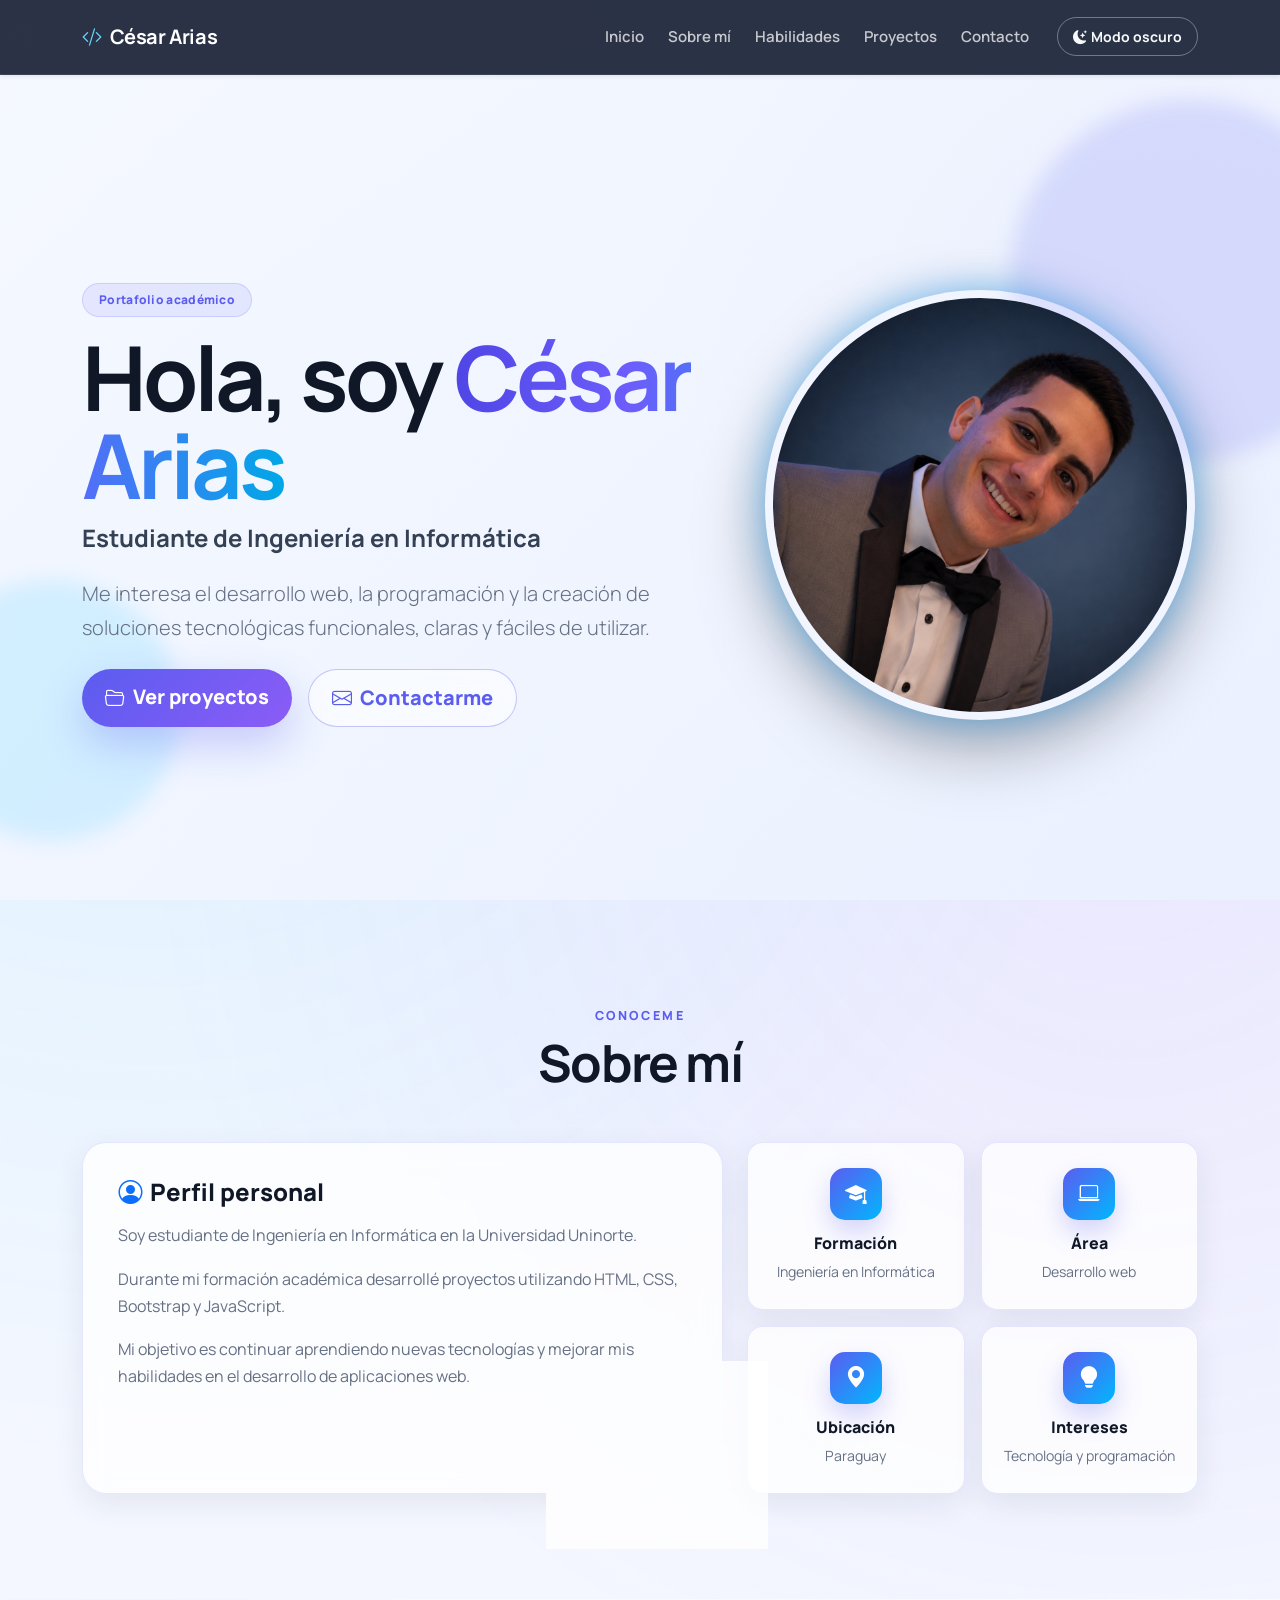
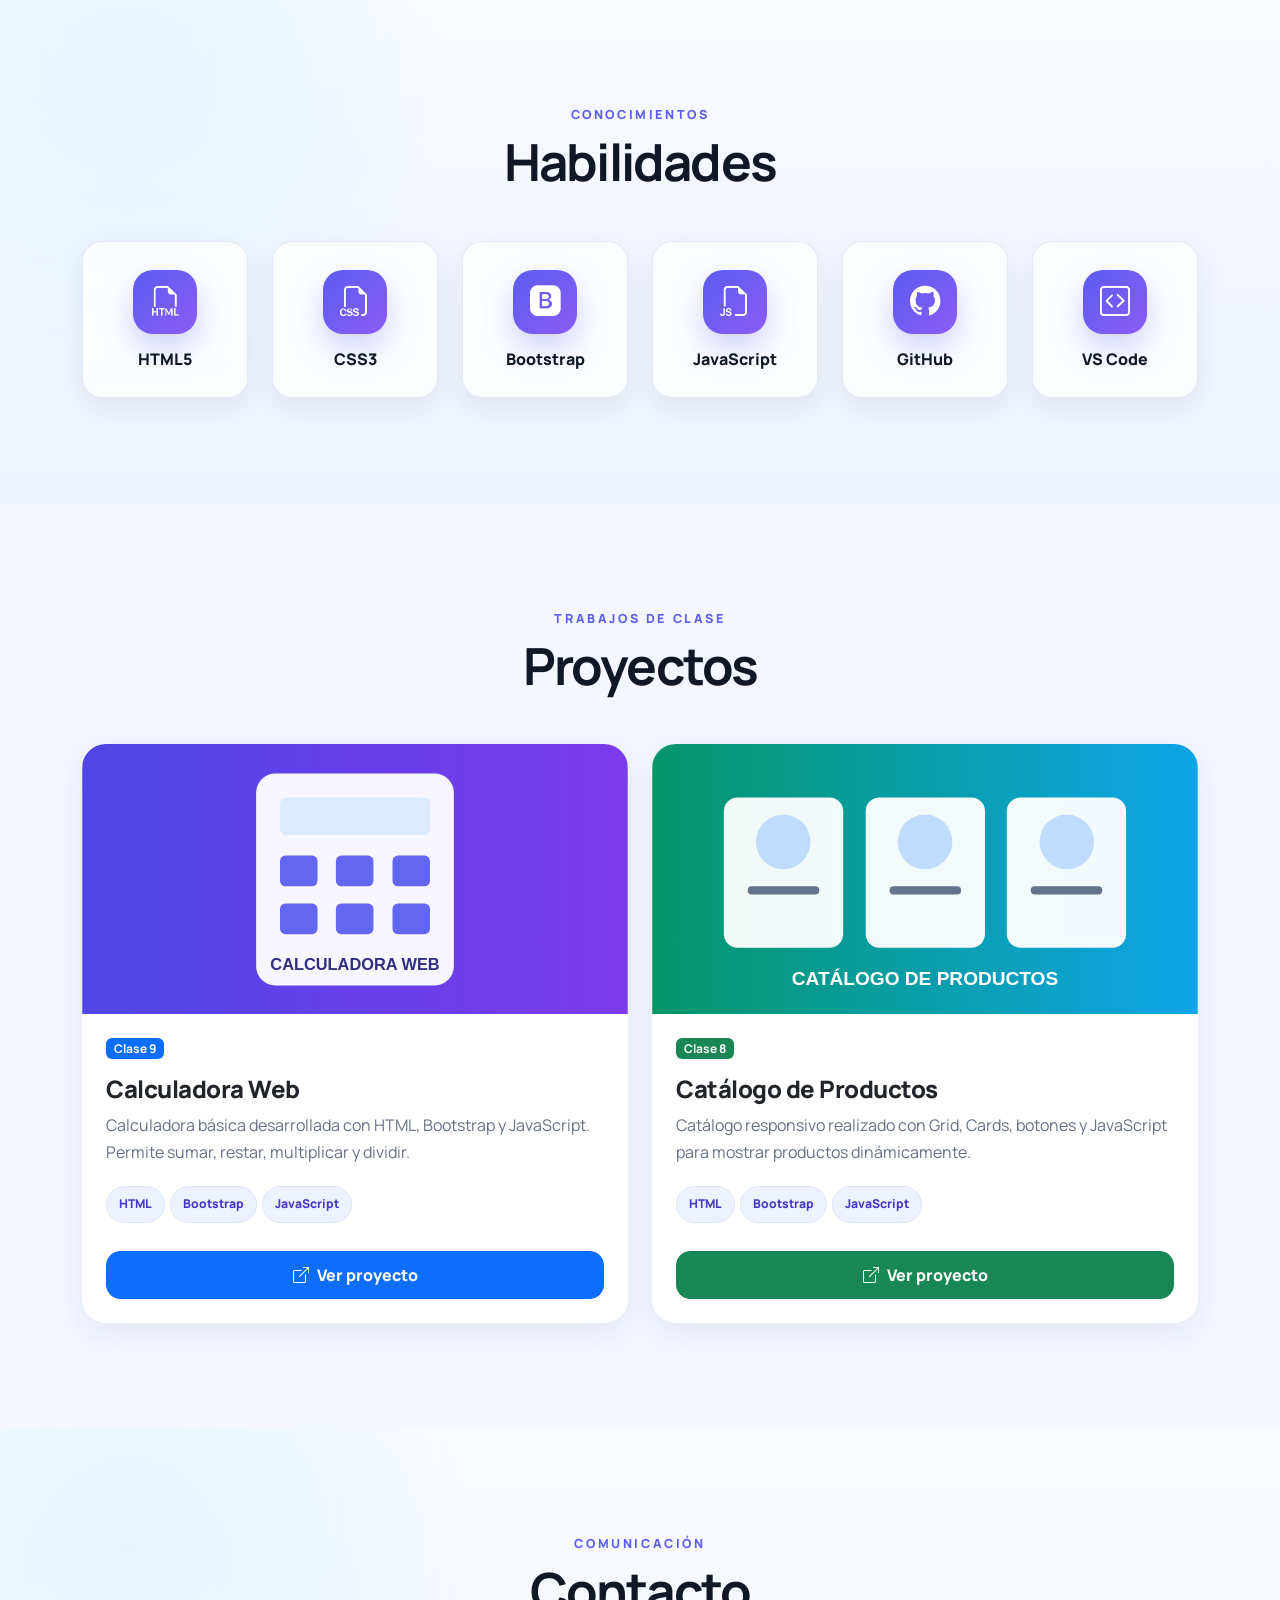
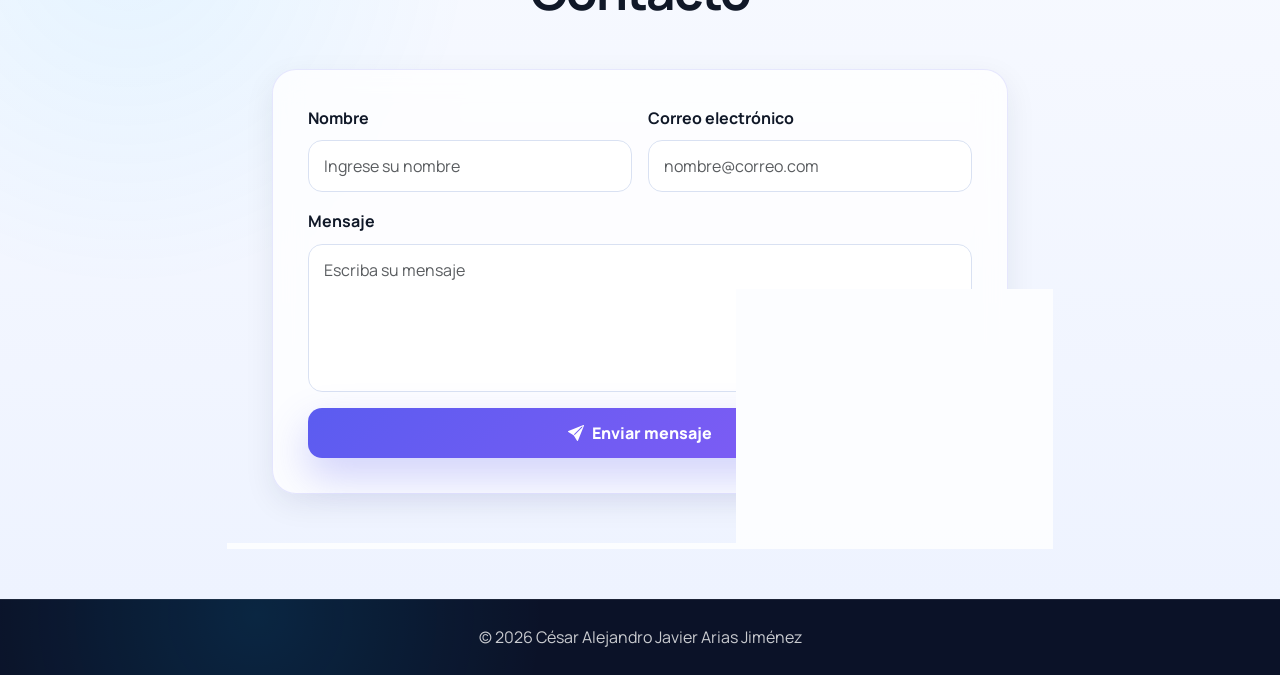
<file: index.html>
<!doctype html>
<html lang="es" data-bs-theme="light">
<head>
  <meta charset="utf-8">
  <meta name="viewport" content="width=device-width, initial-scale=1">
  <meta name="description" content="Portafolio académico de César Alejandro Javier Arias Jiménez">
  <title>César Arias | Portafolio</title>
  <link href="https://cdn.jsdelivr.net/npm/bootstrap@5.3.3/dist/css/bootstrap.min.css" rel="stylesheet">
  <link href="https://cdn.jsdelivr.net/npm/bootstrap-icons@1.11.3/font/bootstrap-icons.min.css" rel="stylesheet">
  <link rel="stylesheet" href="css/style.css">
</head>
<body>
<nav class="navbar navbar-expand-lg navbar-dark fixed-top shadow-sm">
  <div class="container">
    <a class="navbar-brand fw-bold" href="#inicio"><i class="bi bi-code-slash me-2"></i>César Arias</a>
    <button class="navbar-toggler" type="button" data-bs-toggle="collapse" data-bs-target="#menu" aria-controls="menu" aria-expanded="false" aria-label="Abrir menú">
      <span class="navbar-toggler-icon"></span>
    </button>
    <div class="collapse navbar-collapse" id="menu">
      <ul class="navbar-nav ms-auto align-items-lg-center">
        <li class="nav-item"><a class="nav-link" href="#inicio">Inicio</a></li>
        <li class="nav-item"><a class="nav-link" href="#sobre-mi">Sobre mí</a></li>
        <li class="nav-item"><a class="nav-link" href="#habilidades">Habilidades</a></li>
        <li class="nav-item"><a class="nav-link" href="#proyectos">Proyectos</a></li>
        <li class="nav-item"><a class="nav-link" href="#contacto">Contacto</a></li>
        <li class="nav-item ms-lg-3 mt-2 mt-lg-0"><button id="botonTema" class="btn btn-outline-light btn-sm" type="button"><i class="bi bi-moon-stars-fill me-1"></i>Modo oscuro</button></li>
      </ul>
    </div>
  </div>
</nav>

<header id="inicio" class="hero d-flex align-items-center">
  <div class="container py-5">
    <div class="row align-items-center g-5">
      <div class="col-lg-7">
        <span class="badge rounded-pill text-bg-primary mb-3">Portafolio académico</span>
        <h1 class="display-3 fw-bold mb-3">Hola, soy <span>César Arias</span></h1>
        <p class="h4 fw-normal mb-4">Estudiante de Ingeniería en Informática</p>
        <p class="lead text-secondary mb-4">Me interesa el desarrollo web, la programación y la creación de soluciones tecnológicas funcionales, claras y fáciles de utilizar.</p>
        <div class="d-flex flex-wrap gap-3">
          <a class="btn btn-primary btn-lg" href="#proyectos"><i class="bi bi-folder2-open me-2"></i>Ver proyectos</a>
          <a class="btn btn-outline-primary btn-lg" href="#contacto"><i class="bi bi-envelope me-2"></i>Contactarme</a>
        </div>
      </div>
      <div class="col-lg-5 text-center">
        <img src="img/perfil.png" class="img-fluid perfil" alt="Avatar representativo de César Arias">
      </div>
    </div>
  </div>
</header>

<main>
<section id="sobre-mi" class="seccion">
  <div class="container">
    <div class="text-center mb-5"><p class="etiqueta">CONOCEME</p><h2 class="fw-bold">Sobre mí</h2></div>
    <div class="row g-4 align-items-stretch">
      <div class="col-lg-7">
        <article class="panel h-100">
          <h3 class="h4 mb-3"><i class="bi bi-person-circle me-2 text-primary"></i>Perfil personal</h3>
          <p>Soy estudiante de Ingeniería en Informática en la Universidad Uninorte.</p>
          <p>Durante mi formación académica desarrollé proyectos utilizando HTML, CSS, Bootstrap y JavaScript.</p>
          <p class="mb-0">Mi objetivo es continuar aprendiendo nuevas tecnologías y mejorar mis habilidades en el desarrollo de aplicaciones web.</p>
        </article>
      </div>
      <div class="col-lg-5">
        <div class="row g-3 h-100">
          <div class="col-6"><div class="dato h-100"><i class="bi bi-mortarboard-fill"></i><h3>Formación</h3><p>Ingeniería en Informática</p></div></div>
          <div class="col-6"><div class="dato h-100"><i class="bi bi-laptop"></i><h3>Área</h3><p>Desarrollo web</p></div></div>
          <div class="col-6"><div class="dato h-100"><i class="bi bi-geo-alt-fill"></i><h3>Ubicación</h3><p>Paraguay</p></div></div>
          <div class="col-6"><div class="dato h-100"><i class="bi bi-lightbulb-fill"></i><h3>Intereses</h3><p>Tecnología y programación</p></div></div>
        </div>
      </div>
    </div>
  </div>
</section>

<section id="habilidades" class="seccion fondo-suave">
  <div class="container">
    <div class="text-center mb-5"><p class="etiqueta">CONOCIMIENTOS</p><h2 class="fw-bold">Habilidades</h2></div>
    <div class="row g-4 justify-content-center">
      <div class="col-6 col-md-4 col-lg-2"><div class="habilidad"><i class="bi bi-filetype-html"></i><h3>HTML5</h3></div></div>
      <div class="col-6 col-md-4 col-lg-2"><div class="habilidad"><i class="bi bi-filetype-css"></i><h3>CSS3</h3></div></div>
      <div class="col-6 col-md-4 col-lg-2"><div class="habilidad"><i class="bi bi-bootstrap-fill"></i><h3>Bootstrap</h3></div></div>
      <div class="col-6 col-md-4 col-lg-2"><div class="habilidad"><i class="bi bi-filetype-js"></i><h3>JavaScript</h3></div></div>
      <div class="col-6 col-md-4 col-lg-2"><div class="habilidad"><i class="bi bi-github"></i><h3>GitHub</h3></div></div>
      <div class="col-6 col-md-4 col-lg-2"><div class="habilidad"><i class="bi bi-code-square"></i><h3>VS Code</h3></div></div>
    </div>
  </div>
</section>

<section id="proyectos" class="seccion">
  <div class="container">
    <div class="text-center mb-5"><p class="etiqueta">TRABAJOS DE CLASE</p><h2 class="fw-bold">Proyectos</h2></div>
    <div class="row g-4">
      <div class="col-md-6">
        <article class="card proyecto h-100 border-0 shadow-sm">
          <img src="img/calculadora.svg" class="card-img-top" alt="Ilustración de una calculadora web">
          <div class="card-body d-flex flex-column p-4">
            <span class="badge text-bg-primary align-self-start mb-3">Clase 9</span>
            <h3 class="card-title h4">Calculadora Web</h3>
            <p class="card-text text-secondary">Calculadora básica desarrollada con HTML, Bootstrap y JavaScript. Permite sumar, restar, multiplicar y dividir.</p>
            <div class="mb-4"><span class="tecnologia">HTML</span><span class="tecnologia">Bootstrap</span><span class="tecnologia">JavaScript</span></div>
            <a class="btn btn-primary mt-auto" href="proyectos/calculadora/index.html"><i class="bi bi-box-arrow-up-right me-2"></i>Ver proyecto</a>
          </div>
        </article>
      </div>
      <div class="col-md-6">
        <article class="card proyecto h-100 border-0 shadow-sm">
          <img src="img/productos.svg" class="card-img-top" alt="Ilustración de un catálogo de productos">
          <div class="card-body d-flex flex-column p-4">
            <span class="badge text-bg-success align-self-start mb-3">Clase 8</span>
            <h3 class="card-title h4">Catálogo de Productos</h3>
            <p class="card-text text-secondary">Catálogo responsivo realizado con Grid, Cards, botones y JavaScript para mostrar productos dinámicamente.</p>
            <div class="mb-4"><span class="tecnologia">HTML</span><span class="tecnologia">Bootstrap</span><span class="tecnologia">JavaScript</span></div>
            <a class="btn btn-success mt-auto" href="proyectos/productos/index.html"><i class="bi bi-box-arrow-up-right me-2"></i>Ver proyecto</a>
          </div>
        </article>
      </div>
    </div>
  </div>
</section>

<section id="contacto" class="seccion fondo-suave">
  <div class="container">
    <div class="text-center mb-5"><p class="etiqueta">COMUNICACIÓN</p><h2 class="fw-bold">Contacto</h2></div>
    <div class="row justify-content-center"><div class="col-lg-8">
      <form id="formularioContacto" class="panel" novalidate>
        <div id="mensajeFormulario" class="alert d-none" role="alert"></div>
        <div class="row g-3">
          <div class="col-md-6"><label for="nombre" class="form-label">Nombre</label><input id="nombre" class="form-control" type="text" placeholder="Ingrese su nombre"></div>
          <div class="col-md-6"><label for="correo" class="form-label">Correo electrónico</label><input id="correo" class="form-control" type="email" placeholder="nombre@correo.com"></div>
          <div class="col-12"><label for="mensaje" class="form-label">Mensaje</label><textarea id="mensaje" class="form-control" rows="5" placeholder="Escriba su mensaje"></textarea></div>
          <div class="col-12"><button class="btn btn-primary w-100" type="submit"><i class="bi bi-send-fill me-2"></i>Enviar mensaje</button></div>
        </div>
      </form>
    </div></div>
  </div>
</section>
</main>

<footer class="py-4 text-center"><div class="container"><p class="mb-0">© <span id="anioActual"></span> César Alejandro Javier Arias Jiménez</p></div></footer>
<script src="https://cdn.jsdelivr.net/npm/bootstrap@5.3.3/dist/js/bootstrap.bundle.min.js"></script>
<script src="js/script.js"></script>
</body>
</html>
</file>
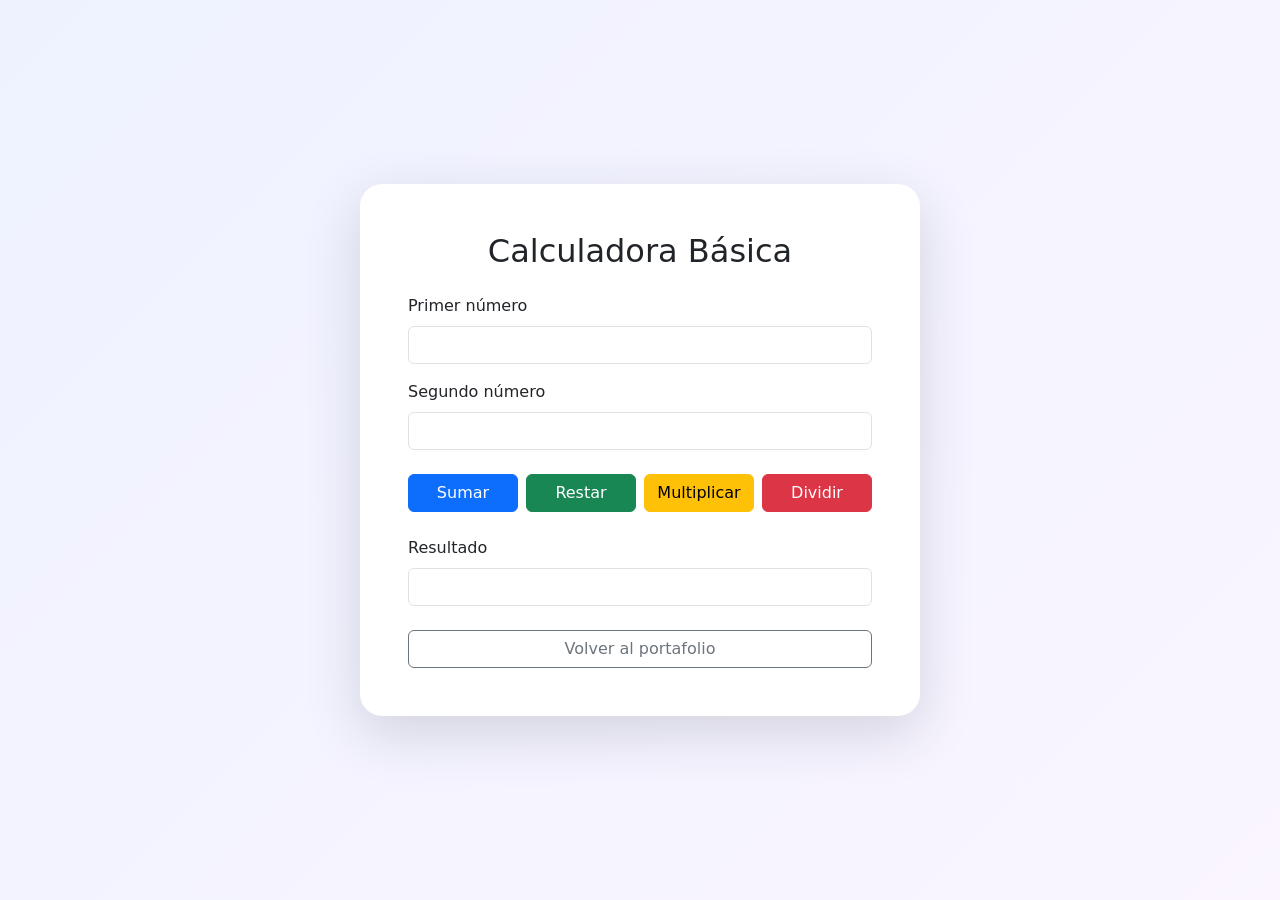
<file: proyectos/calculadora/index.html>
<!doctype html><html lang="es"><head><meta charset="utf-8"><meta name="viewport" content="width=device-width,initial-scale=1"><title>Calculadora Web</title><link href="https://cdn.jsdelivr.net/npm/bootstrap@5.3.3/dist/css/bootstrap.min.css" rel="stylesheet"><style>body{min-height:100vh;background:linear-gradient(135deg,#eef2ff,#faf5ff);display:grid;place-items:center}.calculadora{max-width:560px;border:0;border-radius:22px;box-shadow:0 18px 55px rgba(31,41,55,.16)}.btn{min-width:110px}</style></head><body><main class="container py-5"><section class="calculadora bg-white p-4 p-md-5 mx-auto"><h1 class="h2 text-center mb-4">Calculadora Básica</h1><div class="mb-3"><label class="form-label" for="numero1">Primer número</label><input class="form-control" type="number" id="numero1"></div><div class="mb-4"><label class="form-label" for="numero2">Segundo número</label><input class="form-control" type="number" id="numero2"></div><div class="d-flex flex-wrap gap-2 justify-content-center mb-4"><button class="btn btn-primary" onclick="calcular('+')">Sumar</button><button class="btn btn-success" onclick="calcular('-')">Restar</button><button class="btn btn-warning" onclick="calcular('*')">Multiplicar</button><button class="btn btn-danger" onclick="calcular('/')">Dividir</button></div><label class="form-label" for="resultado">Resultado</label><input class="form-control fw-bold" id="resultado" readonly><a class="btn btn-outline-secondary w-100 mt-4" href="../../index.html#proyectos">Volver al portafolio</a></section></main><script>function calcular(op){const n1=parseFloat(document.getElementById('numero1').value),n2=parseFloat(document.getElementById('numero2').value),r=document.getElementById('resultado');if(Number.isNaN(n1)||Number.isNaN(n2)){r.value='Ingrese ambos números';return}if(op==='/'&&n2===0){r.value='No se puede dividir entre cero';return}const valores={'+':n1+n2,'-':n1-n2,'*':n1*n2,'/':n1/n2};r.value=valores[op]}</script></body></html>
</file>
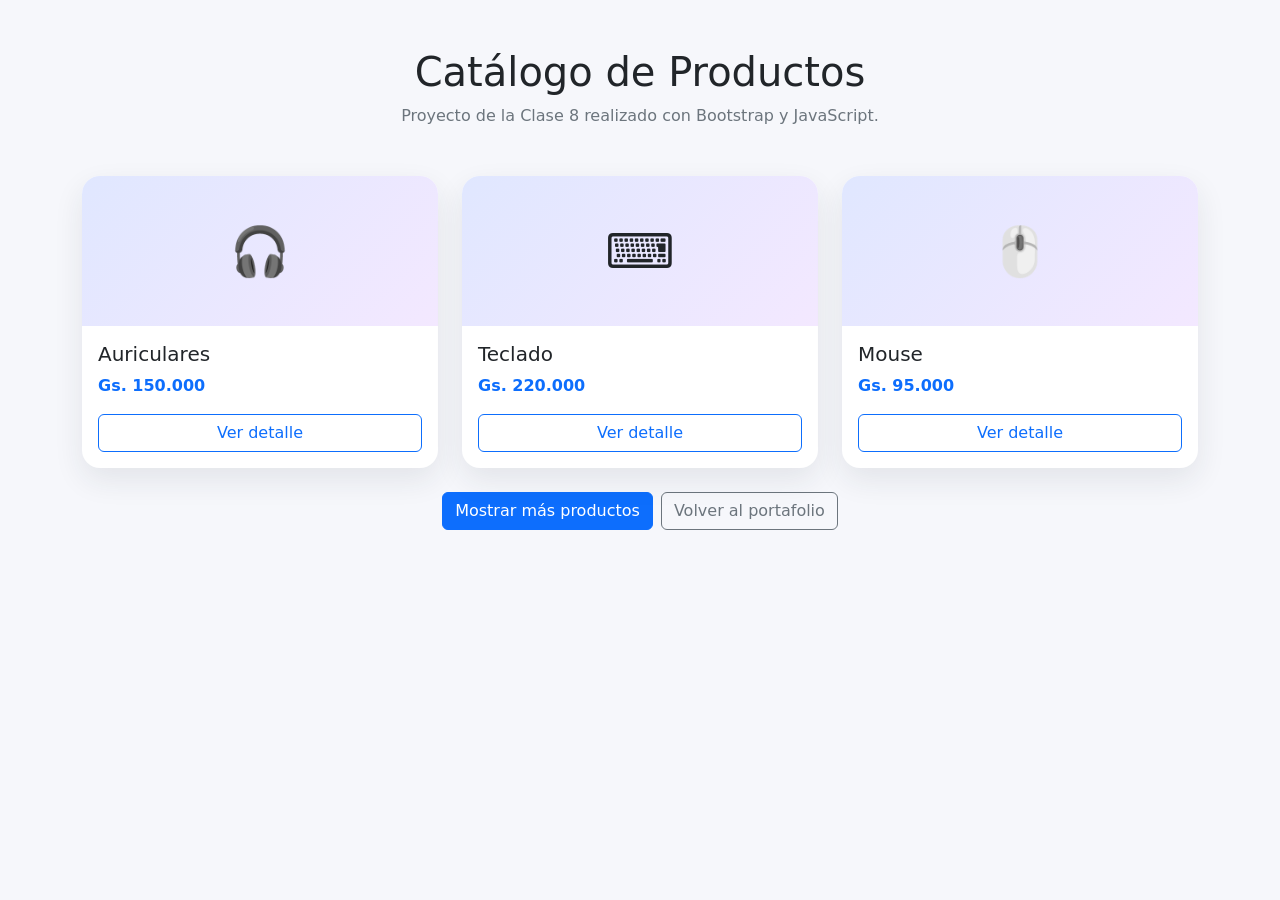
<file: proyectos/productos/index.html>
<!doctype html><html lang="es"><head><meta charset="utf-8"><meta name="viewport" content="width=device-width,initial-scale=1"><title>Catálogo de Productos</title><link href="https://cdn.jsdelivr.net/npm/bootstrap@5.3.3/dist/css/bootstrap.min.css" rel="stylesheet"><style>body{background:#f6f7fb}.producto{border:0;border-radius:18px;overflow:hidden;box-shadow:0 12px 30px rgba(31,41,55,.09)}.imagen{height:150px;display:grid;place-items:center;font-size:3rem;background:linear-gradient(135deg,#e0e7ff,#f3e8ff)}</style></head><body><main class="container py-5"><div class="text-center mb-5"><h1>Catálogo de Productos</h1><p class="text-secondary">Proyecto de la Clase 8 realizado con Bootstrap y JavaScript.</p></div><div class="row g-4" id="productos"></div><div class="text-center mt-4"><button class="btn btn-primary" id="mostrar" type="button">Mostrar más productos</button><a class="btn btn-outline-secondary ms-2" href="../../index.html#proyectos">Volver al portafolio</a></div></main><script>const datos=[['Auriculares','Gs. 150.000','🎧'],['Teclado','Gs. 220.000','⌨️'],['Mouse','Gs. 95.000','🖱️'],['Monitor','Gs. 1.350.000','🖥️'],['Notebook','Gs. 4.500.000','💻'],['Parlante','Gs. 280.000','🔊']];let cantidad=0;const contenedor=document.getElementById('productos'),boton=document.getElementById('mostrar');function mostrar(){datos.slice(cantidad,cantidad+3).forEach(p=>contenedor.insertAdjacentHTML('beforeend',`<div class="col-md-4"><article class="card producto h-100"><div class="imagen">${p[2]}</div><div class="card-body"><h2 class="h5">${p[0]}</h2><p class="fw-bold text-primary">${p[1]}</p><button class="btn btn-outline-primary w-100" onclick="alert('Producto seleccionado: ${p[0]}')">Ver detalle</button></div></article></div>`));cantidad+=3;if(cantidad>=datos.length)boton.classList.add('d-none')}boton.addEventListener('click',mostrar);mostrar();</script></body></html>
</file>
<file: css/style.css>
@import url("https://fonts.googleapis.com/css2?family=Manrope:wght@400;500;600;700;800&display=swap");

:root {
  --primary: #5b5cf0;
  --primary-dark: #4338ca;
  --secondary: #00b7ff;
  --accent: #8b5cf6;
  --success: #10b981;

  --bg: #f4f7ff;
  --surface: rgba(255, 255, 255, 0.78);
  --surface-solid: #ffffff;
  --surface-soft: #eef3ff;

  --text: #101828;
  --text-muted: #667085;
  --border: rgba(91, 92, 240, 0.14);

  --shadow-sm: 0 10px 30px rgba(30, 41, 59, 0.08);
  --shadow-md: 0 22px 60px rgba(30, 41, 59, 0.13);
  --shadow-primary: 0 18px 40px rgba(91, 92, 240, 0.28);

  --radius-sm: 16px;
  --radius-md: 24px;
  --radius-lg: 34px;
}

* {
  box-sizing: border-box;
}

html {
  scroll-behavior: smooth;
  scroll-padding-top: 88px;
}

body {
  margin: 0;
  overflow-x: hidden;
  font-family: "Manrope", sans-serif;
  color: var(--text);
  background:
    radial-gradient(circle at 12% 12%, rgba(0, 183, 255, 0.10), transparent 28%),
    radial-gradient(circle at 88% 20%, rgba(139, 92, 246, 0.10), transparent 30%),
    var(--bg);
  line-height: 1.7;
}

a {
  text-decoration: none;
}

img {
  max-width: 100%;
}

.navbar {
  padding: 15px 0;
  background: rgba(10, 18, 40, 0.86);
  backdrop-filter: blur(18px);
  -webkit-backdrop-filter: blur(18px);
  border-bottom: 1px solid rgba(255, 255, 255, 0.08);
  transition: all 0.3s ease;
}

.navbar-brand {
  color: #ffffff;
  font-size: 1.25rem;
  font-weight: 800;
  letter-spacing: -0.4px;
}

.navbar-brand:hover {
  color: #ffffff;
}

.navbar-brand i {
  color: #66d9ff;
}

.navbar .nav-link {
  position: relative;
  color: rgba(255, 255, 255, 0.74);
  font-weight: 600;
  font-size: 0.94rem;
  padding: 9px 12px !important;
  transition: all 0.25s ease;
}

.navbar .nav-link::after {
  content: "";
  position: absolute;
  left: 50%;
  bottom: 2px;
  width: 0;
  height: 2px;
  border-radius: 20px;
  background: linear-gradient(90deg, #66d9ff, #8b5cf6);
  transform: translateX(-50%);
  transition: width 0.25s ease;
}

.navbar .nav-link:hover {
  color: #ffffff;
}

.navbar .nav-link:hover::after {
  width: 60%;
}

#botonTema {
  border-radius: 999px;
  padding: 8px 15px;
  border-color: rgba(255, 255, 255, 0.35);
  font-weight: 700;
  transition: all 0.25s ease;
}

#botonTema:hover {
  color: #101828;
  background: #ffffff;
  border-color: #ffffff;
  transform: translateY(-2px);
}

.hero {
  position: relative;
  min-height: 100vh;
  padding-top: 110px;
  display: flex;
  align-items: center;
  isolation: isolate;
  background:
    linear-gradient(135deg, rgba(246, 249, 255, 0.96), rgba(235, 241, 255, 0.92)),
    radial-gradient(circle at 85% 25%, rgba(91, 92, 240, 0.26), transparent 34%);
}

.hero::before,
.hero::after {
  content: "";
  position: absolute;
  border-radius: 50%;
  filter: blur(10px);
  z-index: -1;
}

.hero::before {
  width: 360px;
  height: 360px;
  top: 100px;
  right: -90px;
  background: rgba(91, 92, 240, 0.16);
}

.hero::after {
  width: 260px;
  height: 260px;
  bottom: 60px;
  left: -80px;
  background: rgba(0, 183, 255, 0.13);
}

.hero .badge {
  padding: 10px 16px;
  border: 1px solid rgba(91, 92, 240, 0.18);
  background: rgba(91, 92, 240, 0.10) !important;
  color: var(--primary) !important;
  font-weight: 800;
  letter-spacing: 0.3px;
}

.hero h1 {
  max-width: 760px;
  font-size: clamp(3rem, 7vw, 5.8rem);
  line-height: 0.98;
  letter-spacing: -4px;
  color: #101828;
}

.hero h1 span {
  background: linear-gradient(90deg, #4f46e5 0%, #6d5dfc 40%, #00a7e8 100%);
  -webkit-background-clip: text;
  background-clip: text;
  color: transparent;
}

.hero .h4 {
  color: #344054;
  font-weight: 700 !important;
}

.hero .lead {
  max-width: 680px;
  color: var(--text-muted) !important;
}

.hero .btn {
  min-width: 170px;
  padding: 13px 23px;
  border-radius: 999px;
  font-weight: 800;
  border-width: 1px;
  transition: all 0.28s ease;
}

.hero .btn-primary {
  border: none;
  background: linear-gradient(135deg, var(--primary), var(--accent));
  box-shadow: var(--shadow-primary);
}

.hero .btn-primary:hover {
  background: linear-gradient(135deg, var(--primary-dark), #7c3aed);
  transform: translateY(-4px);
  box-shadow: 0 23px 48px rgba(91, 92, 240, 0.34);
}

.hero .btn-outline-primary {
  color: var(--primary);
  border-color: rgba(91, 92, 240, 0.34);
  background: rgba(255, 255, 255, 0.56);
  backdrop-filter: blur(12px);
}

.hero .btn-outline-primary:hover {
  color: #ffffff;
  background: var(--primary);
  border-color: var(--primary);
  transform: translateY(-4px);
}

.perfil{
    width: 430px;
    height: 430px;
    max-width: 100%;
    object-fit: cover;
    object-position: center top;
    border-radius: 50%;
    border: 8px solid rgba(255,255,255,.18);
    box-shadow:
        0 0 35px rgba(0,153,255,.45),
        0 25px 70px rgba(0,0,0,.35);
    transition: all .4s ease;
}

.perfil:hover{
    transform: scale(1.05) rotate(-2deg);
    box-shadow:
        0 0 55px rgba(0,153,255,.7),
        0 30px 90px rgba(0,0,0,.45);
}

@keyframes flotar {
  0%, 100% {
    transform: translateY(0);
  }
  50% {
    transform: translateY(-14px);
  }
}

.seccion {
  position: relative;
  padding: 105px 0;
}

.fondo-suave {
  background:
    radial-gradient(circle at 10% 15%, rgba(0, 183, 255, 0.07), transparent 26%),
    linear-gradient(180deg, #f8faff, #eef3ff);
}

.etiqueta {
  margin-bottom: 6px;
  color: var(--primary);
  font-size: 0.78rem;
  font-weight: 800;
  letter-spacing: 2.6px;
}

.seccion h2 {
  font-size: clamp(2.2rem, 4vw, 3.2rem);
  letter-spacing: -1.8px;
}

.panel {
  padding: 35px;
  border-radius: var(--radius-md);
  border: 1px solid var(--border);
  background: var(--surface);
  backdrop-filter: blur(14px);
  -webkit-backdrop-filter: blur(14px);
  box-shadow: var(--shadow-sm);
  transition: all 0.3s ease;
}

.panel:hover {
  transform: translateY(-6px);
  box-shadow: var(--shadow-md);
}

.panel h3 {
  font-weight: 800;
}

.panel p {
  color: var(--text-muted);
}

.dato {
  padding: 25px 18px;
  text-align: center;
  border-radius: var(--radius-sm);
  border: 1px solid var(--border);
  background: var(--surface);
  box-shadow: var(--shadow-sm);
  transition: all 0.3s ease;
}

.dato:hover {
  transform: translateY(-7px);
  border-color: rgba(91, 92, 240, 0.32);
  box-shadow: var(--shadow-md);
}

.dato i {
  display: inline-grid;
  place-items: center;
  width: 52px;
  height: 52px;
  margin-bottom: 14px;
  border-radius: 15px;
  color: #ffffff;
  font-size: 1.35rem;
  background: linear-gradient(135deg, var(--primary), var(--secondary));
  box-shadow: 0 12px 26px rgba(91, 92, 240, 0.25);
}

.dato h3 {
  margin-bottom: 7px;
  font-size: 1rem;
  font-weight: 800;
}

.dato p {
  margin: 0;
  color: var(--text-muted);
  font-size: 0.88rem;
}

.habilidad {
  height: 100%;
  padding: 28px 14px;
  text-align: center;
  border: 1px solid var(--border);
  border-radius: 20px;
  background: rgba(255, 255, 255, 0.76);
  box-shadow: var(--shadow-sm);
  transition: all 0.3s ease;
}

.habilidad:hover {
  transform: translateY(-9px);
  border-color: rgba(91, 92, 240, 0.35);
  box-shadow: var(--shadow-md);
}

.habilidad i {
  display: inline-grid;
  place-items: center;
  width: 64px;
  height: 64px;
  margin-bottom: 16px;
  border-radius: 20px;
  color: #ffffff;
  font-size: 1.9rem;
  background: linear-gradient(135deg, var(--primary), var(--accent));
  box-shadow: 0 14px 30px rgba(91, 92, 240, 0.26);
}

.habilidad h3 {
  margin: 0;
  font-size: 1rem;
  font-weight: 800;
}

.proyecto {
  overflow: hidden;
  border-radius: var(--radius-md);
  background: var(--surface-solid);
  box-shadow: var(--shadow-sm) !important;
  transition: all 0.35s ease;
}

.proyecto:hover {
  transform: translateY(-10px);
  box-shadow: var(--shadow-md) !important;
}

.proyecto .card-img-top {
  height: 270px;
  object-fit: cover;
  background: linear-gradient(135deg, #edf2ff, #e5f7ff);
  transition: transform 0.45s ease;
}

.proyecto:hover .card-img-top {
  transform: scale(1.035);
}

.proyecto .card-title {
  font-weight: 800;
  letter-spacing: -0.5px;
}

.proyecto .card-text {
  color: var(--text-muted) !important;
}

.tecnologia {
  display: inline-block;
  margin: 4px 5px 4px 0;
  padding: 7px 12px;
  border-radius: 999px;
  color: #4338ca;
  background: #eef2ff;
  border: 1px solid #dfe4ff;
  font-size: 0.76rem;
  font-weight: 800;
}

.proyecto .btn {
  padding: 11px 18px;
  border-radius: 14px;
  font-weight: 800;
  transition: all 0.25s ease;
}

.proyecto .btn:hover {
  transform: translateY(-3px);
}

.form-control {
  padding: 13px 15px;
  border-radius: 14px;
  border: 1px solid #d9e1f2;
  background: rgba(255, 255, 255, 0.88);
  box-shadow: none;
  transition: all 0.25s ease;
}

.form-control:focus {
  border-color: rgba(91, 92, 240, 0.65);
  box-shadow: 0 0 0 4px rgba(91, 92, 240, 0.12);
}

.form-label {
  font-weight: 700;
}

#formularioContacto .btn {
  padding: 13px 18px;
  border: none;
  border-radius: 14px;
  font-weight: 800;
  background: linear-gradient(135deg, var(--primary), var(--accent));
  box-shadow: var(--shadow-primary);
}

#formularioContacto .btn:hover {
  transform: translateY(-3px);
}

footer {
  color: rgba(255, 255, 255, 0.78);
  background:
    radial-gradient(circle at 20% 20%, rgba(0, 183, 255, 0.12), transparent 28%),
    #0b1228;
  border-top: 1px solid rgba(255, 255, 255, 0.07);
}

[data-bs-theme="dark"] {
  --bg: #080d1c;
  --surface: rgba(17, 25, 50, 0.76);
  --surface-solid: #111a33;
  --surface-soft: #111a33;

  --text: #f4f7ff;
  --text-muted: #aeb9ce;
  --border: rgba(132, 151, 190, 0.18);

  --shadow-sm: 0 14px 35px rgba(0, 0, 0, 0.22);
  --shadow-md: 0 24px 70px rgba(0, 0, 0, 0.34);
}

[data-bs-theme="dark"] body {
  background:
    radial-gradient(circle at 14% 10%, rgba(91, 92, 240, 0.15), transparent 28%),
    radial-gradient(circle at 90% 20%, rgba(0, 183, 255, 0.11), transparent 30%),
    var(--bg);
  color: var(--text);
}

[data-bs-theme="dark"] .hero {
  background:
    radial-gradient(circle at 85% 28%, rgba(91, 92, 240, 0.20), transparent 34%),
    linear-gradient(135deg, #090f22, #111b38);
}

[data-bs-theme="dark"] .hero h1,
[data-bs-theme="dark"] .seccion h2 {
  color: var(--text);
}

[data-bs-theme="dark"] .hero .h4 {
  color: #d1d9ea;
}

[data-bs-theme="dark"] .fondo-suave {
  background:
    radial-gradient(circle at 10% 15%, rgba(0, 183, 255, 0.06), transparent 26%),
    linear-gradient(180deg, #0c1328, #101a35);
}

[data-bs-theme="dark"] .panel,
[data-bs-theme="dark"] .dato,
[data-bs-theme="dark"] .habilidad,
[data-bs-theme="dark"] .proyecto {
  color: var(--text);
  background: var(--surface);
}

[data-bs-theme="dark"] .form-control {
  color: #ffffff;
  background: rgba(10, 18, 40, 0.76);
  border-color: rgba(132, 151, 190, 0.20);
}

[data-bs-theme="dark"] .form-control::placeholder {
  color: #8591a9;
}

[data-bs-theme="dark"] .tecnologia {
  color: #c5c6ff;
  background: rgba(91, 92, 240, 0.13);
  border-color: rgba(91, 92, 240, 0.25);
}

@media (max-width: 991px) {
  .navbar-collapse {
    margin-top: 14px;
    padding: 16px;
    border-radius: 18px;
    background: rgba(10, 18, 40, 0.96);
  }

  .navbar .nav-link {
    padding: 10px 4px !important;
  }

  .hero {
    min-height: auto;
    padding: 145px 0 95px;
    text-align: center;
  }

  .hero h1 {
    letter-spacing: -2.7px;
  }

  .hero .lead {
    margin-inline: auto;
  }

  .hero .d-flex {
    justify-content: center;
  }

  .perfil {
    width: 330px;
  }
}

@media (max-width: 576px) {
  .hero {
    padding-top: 125px;
  }

  .hero h1 {
    font-size: 3.05rem;
    letter-spacing: -2.4px;
  }

  .hero .btn {
    width: 100%;
  }

  .seccion {
    padding: 78px 0;
  }

  .panel {
    padding: 25px;
  }

  .dato {
    padding: 22px 12px;
  }

  .proyecto .card-img-top {
    height: 220px;
  }

  .perfil {
    width: 280px;
  }
}
</file>
